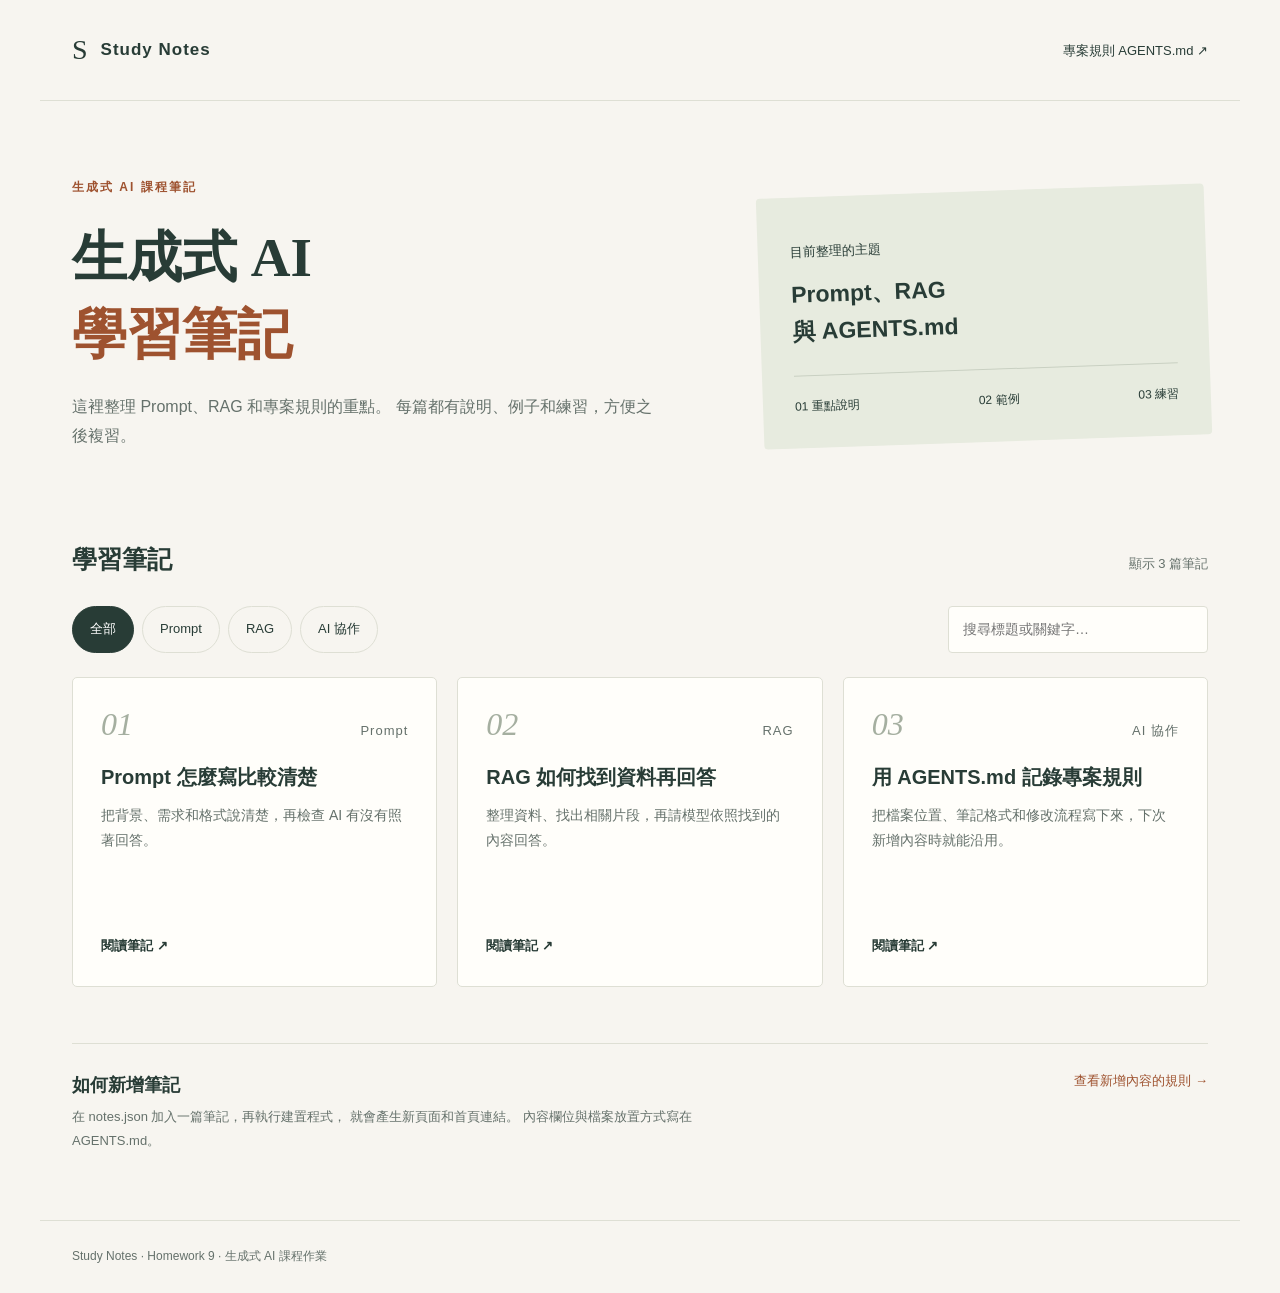
<file: index.html>
<!doctype html>
<html lang="zh-Hant">
  <head>
    <meta charset="utf-8" />
    <meta name="viewport" content="width=device-width, initial-scale=1" />
    <meta name="description" content="整理 Prompt、RAG 和 AGENTS.md 的課程筆記，附上範例與練習。" />

    <title>Study Notes｜生成式 AI 學習筆記</title>

    <link rel="stylesheet" href="assets/style.css" />
  </head>

  <body>
    <a class="skip" href="#main">跳到內容</a>

    <header class="top">
      <a class="brand" href="index.html">
        S
        <span>Study Notes</span>
      </a>

      <a href="AGENTS.md">專案規則 AGENTS.md ↗</a>
    </header>

    <main id="main" class="wrap">
      <section class="hero">
        <div>
          <p class="eyebrow">生成式 AI 課程筆記</p>

          <h1>
            生成式 AI
            <br />
            <em>學習筆記</em>
          </h1>

          <p class="intro">
            這裡整理 Prompt、RAG 和專案規則的重點。 每篇都有說明、例子和練習，方便之後複習。
          </p>
        </div>

        <aside class="hero-side">
          <p>目前整理的主題</p>

          <strong>
            Prompt、RAG
            <br />
            與 AGENTS.md
          </strong>

          <div class="steps">
            <span>01 重點說明</span>
            <span>02 範例</span>
            <span>03 練習</span>
          </div>
        </aside>
      </section>

      <section aria-labelledby="notes-title">
        <div class="section-head">
          <h2 id="notes-title">學習筆記</h2>

          <span id="count" aria-live="polite">顯示 3 篇筆記</span>
        </div>

        <div class="toolbar">
          <!-- prettier-ignore -->
          <div class="filters" aria-label="筆記分類">
            <button type="button" data-filter="全部" aria-pressed="true">
              全部
            </button>
            <button type="button" data-filter="Prompt" aria-pressed="false">
              Prompt
            </button>
            <button type="button" data-filter="RAG" aria-pressed="false">
              RAG
            </button>
            <button type="button" data-filter="AI 協作" aria-pressed="false">
              AI 協作
            </button>
          </div>

          <label>
            <span class="sr">搜尋筆記</span>

            <input id="search" type="search" placeholder="搜尋標題或關鍵字…" />
          </label>
        </div>

        <!-- prettier-ignore -->
        <div class="grid">
          <article class="card" data-category="Prompt">
            <div class="section-head">
              <span class="num">01</span>
              <span class="tag">Prompt</span>
            </div>
            <h3>Prompt 怎麼寫比較清楚</h3>
            <p>把背景、需求和格式說清楚，再檢查 AI 有沒有照著回答。</p>
            <a href="notes/prompt-basics.html">
              閱讀筆記<span class="sr">：Prompt 怎麼寫比較清楚</span>
            </a>
          </article>
          <article class="card" data-category="RAG">
            <div class="section-head">
              <span class="num">02</span>
              <span class="tag">RAG</span>
            </div>
            <h3>RAG 如何找到資料再回答</h3>
            <p>整理資料、找出相關片段，再請模型依照找到的內容回答。</p>
            <a href="notes/rag-workflow.html">
              閱讀筆記<span class="sr">：RAG 如何找到資料再回答</span>
            </a>
          </article>
          <article class="card" data-category="AI 協作">
            <div class="section-head">
              <span class="num">03</span>
              <span class="tag">AI 協作</span>
            </div>
            <h3>用 AGENTS.md 記錄專案規則</h3>
            <p>把檔案位置、筆記格式和修改流程寫下來，下次新增內容時就能沿用。</p>
            <a href="notes/agents-project-rules.html">
              閱讀筆記<span class="sr">：用 AGENTS.md 記錄專案規則</span>
            </a>
          </article>
        </div>

        <p id="empty" class="empty" hidden>找不到符合的筆記，請更換關鍵字或分類。</p>
      </section>

      <section class="rule-box">
        <div>
          <h2>如何新增筆記</h2>

          <p>
            在 notes.json 加入一篇筆記，再執行建置程式， 就會產生新頁面和首頁連結。
            內容欄位與檔案放置方式寫在 AGENTS.md。
          </p>
        </div>

        <a href="AGENTS.md">查看新增內容的規則 →</a>
      </section>
    </main>

    <footer>Study Notes · Homework 9 · 生成式 AI 課程作業</footer>

    <script src="assets/main.js"></script>
  </body>
</html>
</file>
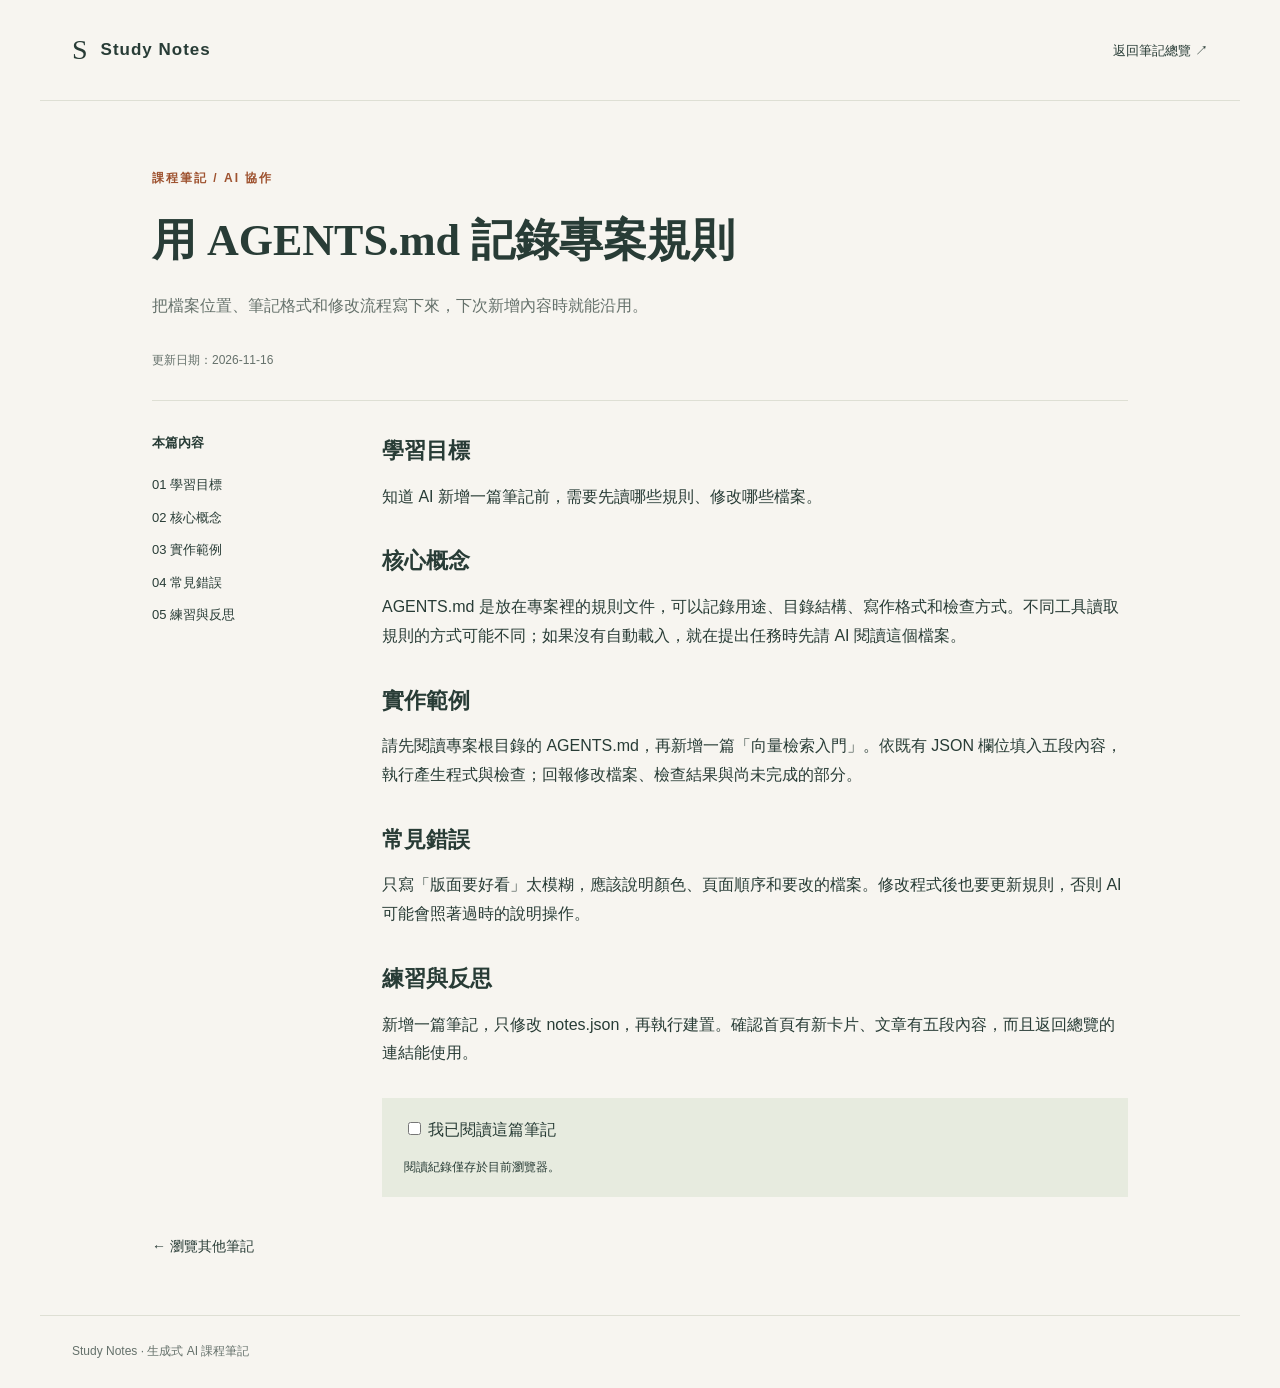
<file: notes/agents-project-rules.html>
<!doctype html>
<html lang="zh-Hant">
  <head>
    <meta charset="utf-8" />
    <meta name="viewport" content="width=device-width, initial-scale=1" />
    <meta name="description" content="把檔案位置、筆記格式和修改流程寫下來，下次新增內容時就能沿用。" />
    <title>用 AGENTS.md 記錄專案規則｜Study Notes</title>
    <link rel="stylesheet" href="../assets/style.css" />
  </head>
  <body>
    <a class="skip" href="#main">跳到內容</a>
    <header class="top">
      <a class="brand" href="../index.html">
        S
        <span>Study Notes</span>
      </a>
      <a href="../index.html">返回筆記總覽 ↗</a>
    </header>
    <main id="main" class="article">
      <p class="eyebrow">課程筆記 / AI 協作</p>
      <h1>用 AGENTS.md 記錄專案規則</h1>
      <p class="intro">把檔案位置、筆記格式和修改流程寫下來，下次新增內容時就能沿用。</p>
      <div class="meta">更新日期：2026-11-16</div>
      <div class="article-layout">
        <nav class="toc" aria-label="文章目錄">
          <strong>本篇內容</strong>
          <a href="#goal">01 學習目標</a>
          <a href="#concepts">02 核心概念</a>
          <a href="#example">03 實作範例</a>
          <a href="#pitfalls">04 常見錯誤</a>
          <a href="#practice">05 練習與反思</a>
        </nav>
        <div>
          <section id="goal">
            <h2>學習目標</h2>
            <p>知道 AI 新增一篇筆記前，需要先讀哪些規則、修改哪些檔案。</p>
          </section>
          <section id="concepts">
            <h2>核心概念</h2>
            <p>AGENTS.md 是放在專案裡的規則文件，可以記錄用途、目錄結構、寫作格式和檢查方式。不同工具讀取規則的方式可能不同；如果沒有自動載入，就在提出任務時先請 AI 閱讀這個檔案。</p>
          </section>
          <section id="example">
            <h2>實作範例</h2>
            <p>請先閱讀專案根目錄的 AGENTS.md，再新增一篇「向量檢索入門」。依既有 JSON 欄位填入五段內容，執行產生程式與檢查；回報修改檔案、檢查結果與尚未完成的部分。</p>
          </section>
          <section id="pitfalls">
            <h2>常見錯誤</h2>
            <p>只寫「版面要好看」太模糊，應該說明顏色、頁面順序和要改的檔案。修改程式後也要更新規則，否則 AI 可能會照著過時的說明操作。</p>
          </section>
          <section id="practice">
            <h2>練習與反思</h2>
            <p>新增一篇筆記，只修改 notes.json，再執行建置。確認首頁有新卡片、文章有五段內容，而且返回總覽的連結能使用。</p>
          </section>
          <div class="reading">
            <label>
              <input type="checkbox" id="read" />
              我已閱讀這篇筆記
            </label>
            <p id="storage-status" aria-live="polite">閱讀紀錄僅存於目前瀏覽器。</p>
          </div>
        </div>
      </div>
      <a class="back" href="../index.html">← 瀏覽其他筆記</a>
    </main>
    <footer>Study Notes · 生成式 AI 課程筆記</footer>
    <script src="../assets/reading.js"></script>
  </body>
</html>
</file>
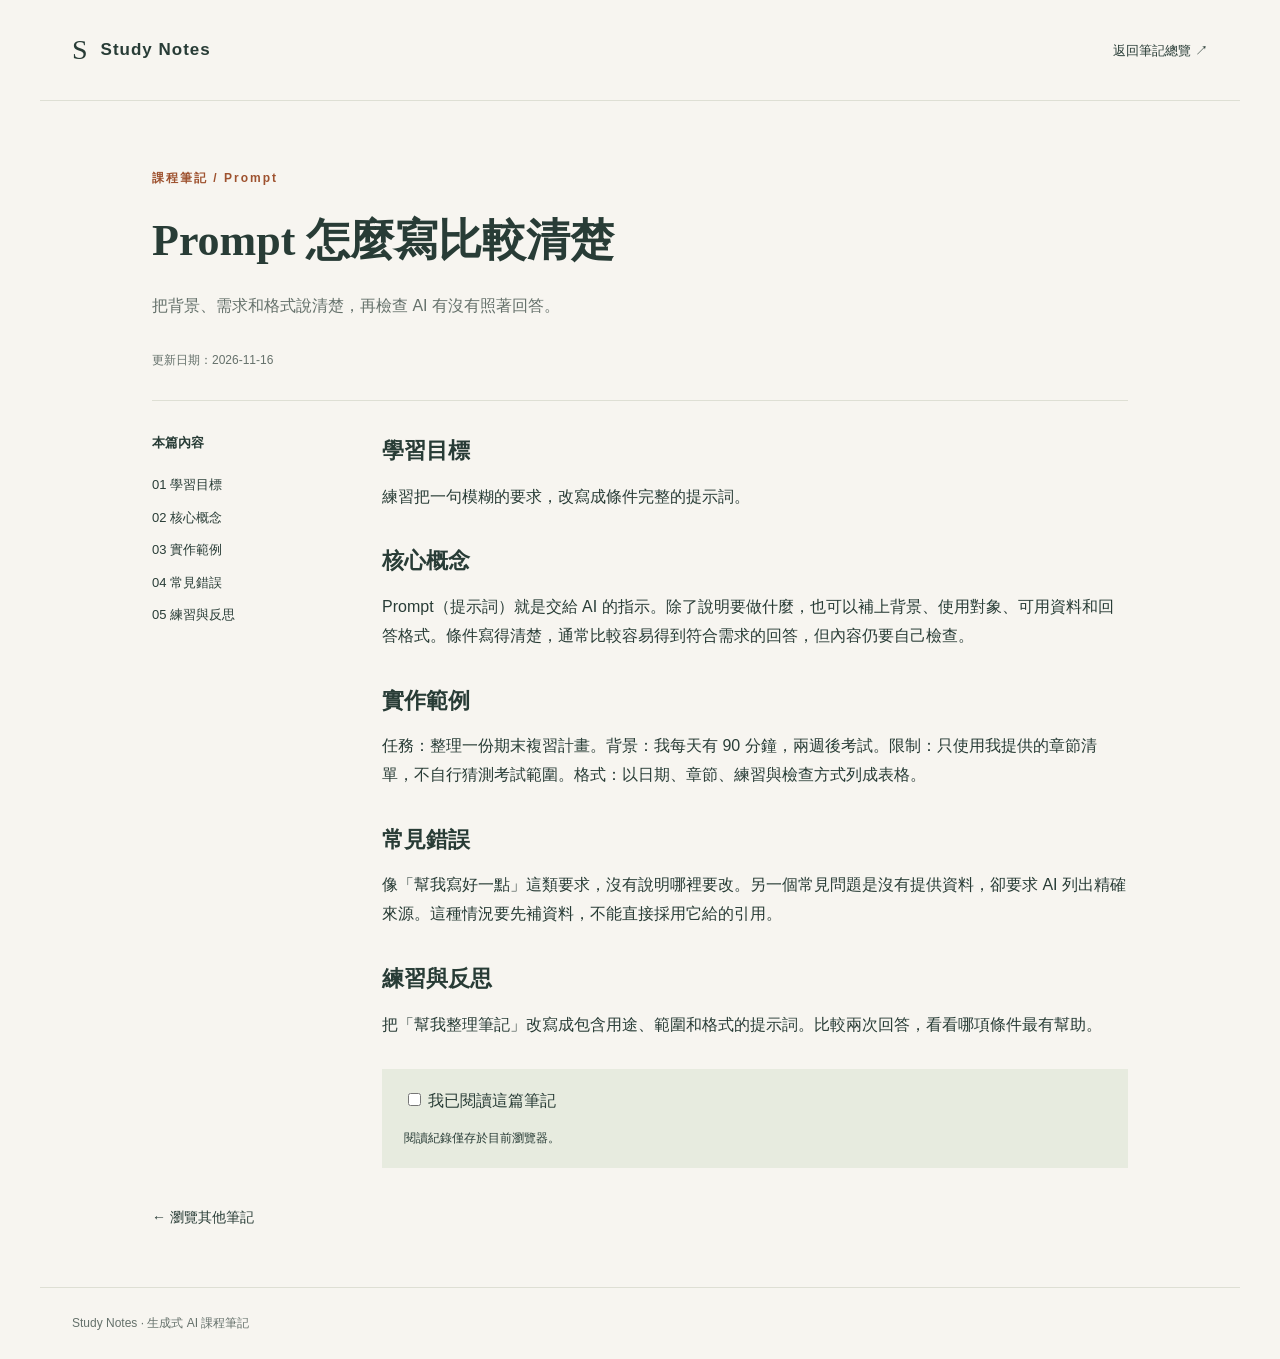
<file: notes/prompt-basics.html>
<!doctype html>
<html lang="zh-Hant">
  <head>
    <meta charset="utf-8" />
    <meta name="viewport" content="width=device-width, initial-scale=1" />
    <meta name="description" content="把背景、需求和格式說清楚，再檢查 AI 有沒有照著回答。" />
    <title>Prompt 怎麼寫比較清楚｜Study Notes</title>
    <link rel="stylesheet" href="../assets/style.css" />
  </head>
  <body>
    <a class="skip" href="#main">跳到內容</a>
    <header class="top">
      <a class="brand" href="../index.html">
        S
        <span>Study Notes</span>
      </a>
      <a href="../index.html">返回筆記總覽 ↗</a>
    </header>
    <main id="main" class="article">
      <p class="eyebrow">課程筆記 / Prompt</p>
      <h1>Prompt 怎麼寫比較清楚</h1>
      <p class="intro">把背景、需求和格式說清楚，再檢查 AI 有沒有照著回答。</p>
      <div class="meta">更新日期：2026-11-16</div>
      <div class="article-layout">
        <nav class="toc" aria-label="文章目錄">
          <strong>本篇內容</strong>
          <a href="#goal">01 學習目標</a>
          <a href="#concepts">02 核心概念</a>
          <a href="#example">03 實作範例</a>
          <a href="#pitfalls">04 常見錯誤</a>
          <a href="#practice">05 練習與反思</a>
        </nav>
        <div>
          <section id="goal">
            <h2>學習目標</h2>
            <p>練習把一句模糊的要求，改寫成條件完整的提示詞。</p>
          </section>
          <section id="concepts">
            <h2>核心概念</h2>
            <p>Prompt（提示詞）就是交給 AI 的指示。除了說明要做什麼，也可以補上背景、使用對象、可用資料和回答格式。條件寫得清楚，通常比較容易得到符合需求的回答，但內容仍要自己檢查。</p>
          </section>
          <section id="example">
            <h2>實作範例</h2>
            <p>任務：整理一份期末複習計畫。背景：我每天有 90 分鐘，兩週後考試。限制：只使用我提供的章節清單，不自行猜測考試範圍。格式：以日期、章節、練習與檢查方式列成表格。</p>
          </section>
          <section id="pitfalls">
            <h2>常見錯誤</h2>
            <p>像「幫我寫好一點」這類要求，沒有說明哪裡要改。另一個常見問題是沒有提供資料，卻要求 AI 列出精確來源。這種情況要先補資料，不能直接採用它給的引用。</p>
          </section>
          <section id="practice">
            <h2>練習與反思</h2>
            <p>把「幫我整理筆記」改寫成包含用途、範圍和格式的提示詞。比較兩次回答，看看哪項條件最有幫助。</p>
          </section>
          <div class="reading">
            <label>
              <input type="checkbox" id="read" />
              我已閱讀這篇筆記
            </label>
            <p id="storage-status" aria-live="polite">閱讀紀錄僅存於目前瀏覽器。</p>
          </div>
        </div>
      </div>
      <a class="back" href="../index.html">← 瀏覽其他筆記</a>
    </main>
    <footer>Study Notes · 生成式 AI 課程筆記</footer>
    <script src="../assets/reading.js"></script>
  </body>
</html>
</file>
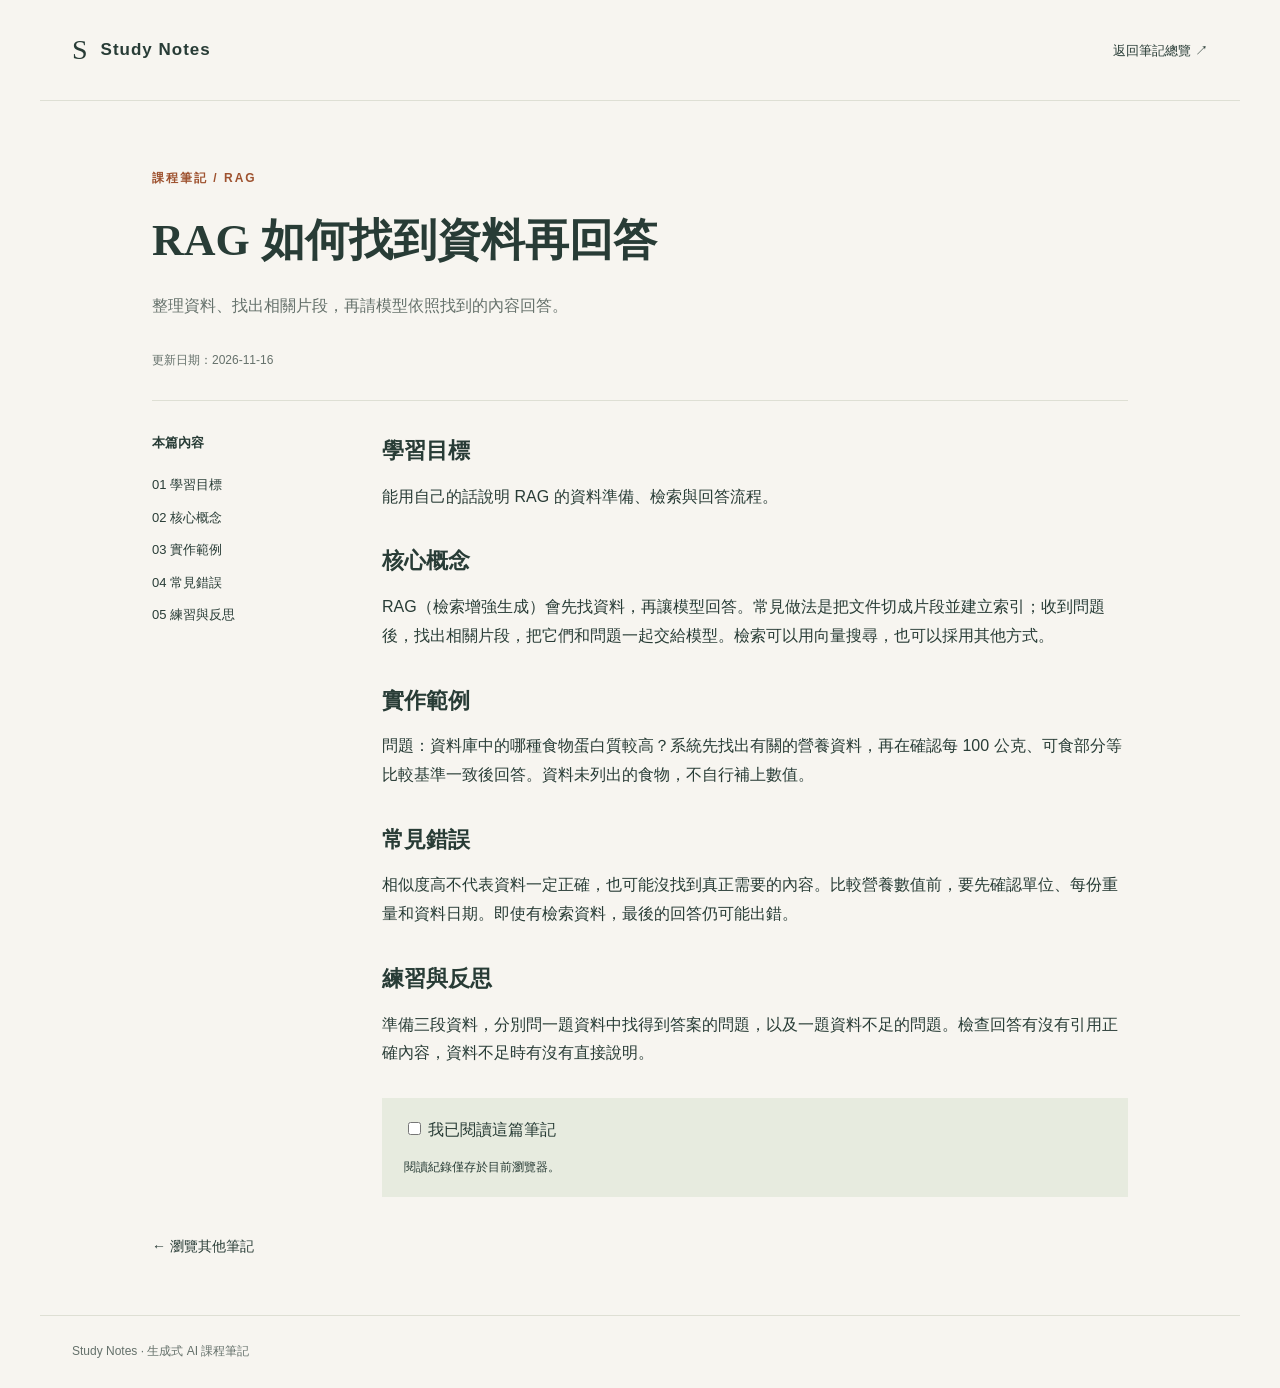
<file: notes/rag-workflow.html>
<!doctype html>
<html lang="zh-Hant">
  <head>
    <meta charset="utf-8" />
    <meta name="viewport" content="width=device-width, initial-scale=1" />
    <meta name="description" content="整理資料、找出相關片段，再請模型依照找到的內容回答。" />
    <title>RAG 如何找到資料再回答｜Study Notes</title>
    <link rel="stylesheet" href="../assets/style.css" />
  </head>
  <body>
    <a class="skip" href="#main">跳到內容</a>
    <header class="top">
      <a class="brand" href="../index.html">
        S
        <span>Study Notes</span>
      </a>
      <a href="../index.html">返回筆記總覽 ↗</a>
    </header>
    <main id="main" class="article">
      <p class="eyebrow">課程筆記 / RAG</p>
      <h1>RAG 如何找到資料再回答</h1>
      <p class="intro">整理資料、找出相關片段，再請模型依照找到的內容回答。</p>
      <div class="meta">更新日期：2026-11-16</div>
      <div class="article-layout">
        <nav class="toc" aria-label="文章目錄">
          <strong>本篇內容</strong>
          <a href="#goal">01 學習目標</a>
          <a href="#concepts">02 核心概念</a>
          <a href="#example">03 實作範例</a>
          <a href="#pitfalls">04 常見錯誤</a>
          <a href="#practice">05 練習與反思</a>
        </nav>
        <div>
          <section id="goal">
            <h2>學習目標</h2>
            <p>能用自己的話說明 RAG 的資料準備、檢索與回答流程。</p>
          </section>
          <section id="concepts">
            <h2>核心概念</h2>
            <p>RAG（檢索增強生成）會先找資料，再讓模型回答。常見做法是把文件切成片段並建立索引；收到問題後，找出相關片段，把它們和問題一起交給模型。檢索可以用向量搜尋，也可以採用其他方式。</p>
          </section>
          <section id="example">
            <h2>實作範例</h2>
            <p>問題：資料庫中的哪種食物蛋白質較高？系統先找出有關的營養資料，再在確認每 100 公克、可食部分等比較基準一致後回答。資料未列出的食物，不自行補上數值。</p>
          </section>
          <section id="pitfalls">
            <h2>常見錯誤</h2>
            <p>相似度高不代表資料一定正確，也可能沒找到真正需要的內容。比較營養數值前，要先確認單位、每份重量和資料日期。即使有檢索資料，最後的回答仍可能出錯。</p>
          </section>
          <section id="practice">
            <h2>練習與反思</h2>
            <p>準備三段資料，分別問一題資料中找得到答案的問題，以及一題資料不足的問題。檢查回答有沒有引用正確內容，資料不足時有沒有直接說明。</p>
          </section>
          <div class="reading">
            <label>
              <input type="checkbox" id="read" />
              我已閱讀這篇筆記
            </label>
            <p id="storage-status" aria-live="polite">閱讀紀錄僅存於目前瀏覽器。</p>
          </div>
        </div>
      </div>
      <a class="back" href="../index.html">← 瀏覽其他筆記</a>
    </main>
    <footer>Study Notes · 生成式 AI 課程筆記</footer>
    <script src="../assets/reading.js"></script>
  </body>
</html>
</file>
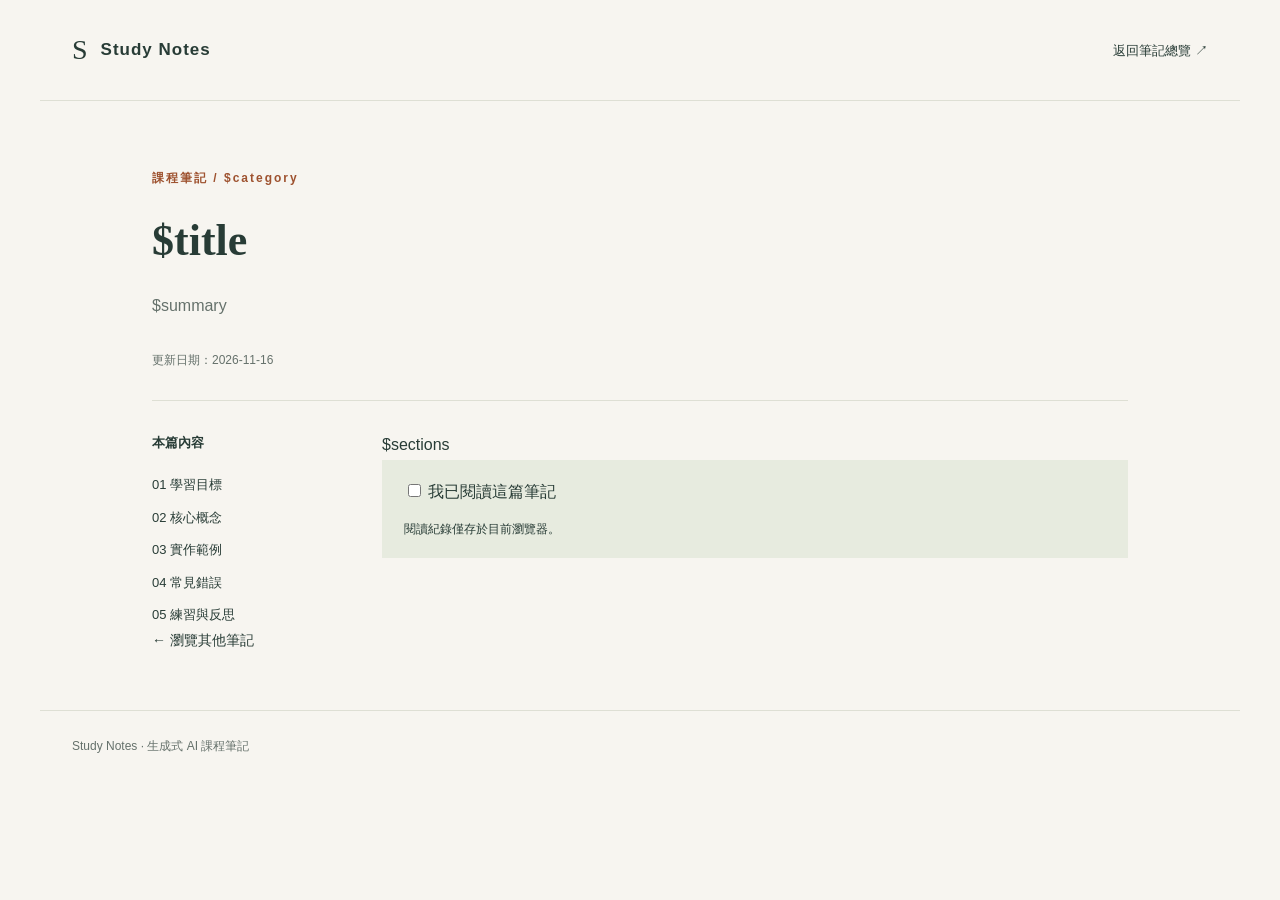
<file: templates/note.html>
<!doctype html>
<html lang="zh-Hant">
  <head>
    <meta charset="utf-8" />
    <meta name="viewport" content="width=device-width, initial-scale=1" />
    <meta name="description" content="$summary" />
    <title>$title｜Study Notes</title>
    <link rel="stylesheet" href="../assets/style.css" />
  </head>
  <body>
    <a class="skip" href="#main">跳到內容</a>
    <header class="top">
      <a class="brand" href="../index.html">
        S
        <span>Study Notes</span>
      </a>
      <a href="../index.html">返回筆記總覽 ↗</a>
    </header>
    <main id="main" class="article">
      <p class="eyebrow">課程筆記 / $category</p>
      <h1>$title</h1>
      <p class="intro">$summary</p>
      <div class="meta">更新日期：2026-11-16</div>
      <div class="article-layout">
        <nav class="toc" aria-label="文章目錄">
          <strong>本篇內容</strong>
          <a href="#goal">01 學習目標</a>
          <a href="#concepts">02 核心概念</a>
          <a href="#example">03 實作範例</a>
          <a href="#pitfalls">04 常見錯誤</a>
          <a href="#practice">05 練習與反思</a>
        </nav>
        <div>
          $sections
          <div class="reading">
            <label>
              <input type="checkbox" id="read" />
              我已閱讀這篇筆記
            </label>
            <p id="storage-status" aria-live="polite">閱讀紀錄僅存於目前瀏覽器。</p>
          </div>
        </div>
      </div>
      <a class="back" href="../index.html">← 瀏覽其他筆記</a>
    </main>
    <footer>Study Notes · 生成式 AI 課程筆記</footer>
    <script src="../assets/reading.js"></script>
  </body>
</html>
</file>
<file: assets/style.css>
:root {
  --bg: #f7f5f0;
  --paper: #fffefa;
  --ink: #283c36;
  --muted: #65716b;
  --accent: #9e522f;
  --line: #dedfd4;
}
* {
  box-sizing: border-box;
}
html {
  scroll-behavior: smooth;
}
body {
  margin: 0;
  background: var(--bg);
  color: var(--ink);
  font-family: "Noto Sans TC", "Microsoft JhengHei", sans-serif;
  line-height: 1.8;
}
a {
  color: inherit;
  text-decoration: none;
}
a:hover {
  text-decoration: underline;
}
a:focus-visible,
button:focus-visible,
input:focus-visible {
  outline: 3px solid var(--accent);
  outline-offset: 4px;
}
.skip {
  position: absolute;
  left: 16px;
  top: -100px;
}
.skip:focus {
  top: 8px;
  background: white;
  z-index: 10;
}
.top {
  max-width: 1200px;
  margin: auto;
  padding: 25px 32px;
  border-bottom: 1px solid var(--line);
  display: flex;
  justify-content: space-between;
  align-items: center;
  gap: 20px;
}
.brand {
  font-family: Georgia, serif;
  font-size: 28px;
  display: flex;
  align-items: center;
  gap: 13px;
}
.brand > span {
  font-family: Arial, sans-serif;
  font-size: 17px;
  font-weight: 700;
  letter-spacing: 1px;
}
.top > a:last-child {
  font-size: 13px;
}
.wrap {
  max-width: 1200px;
  margin: auto;
  padding: 64px 32px;
}
.hero {
  display: grid;
  grid-template-columns: 1.4fr 1fr;
  align-items: center;
  gap: 60px;
  margin-bottom: 70px;
}
.eyebrow {
  font-size: 12px;
  font-weight: 700;
  letter-spacing: 2px;
  color: var(--accent);
}
h1 {
  font-family: "Noto Serif CJK TC", Georgia, serif;
  font-size: clamp(32px, 4.4vw, 55px);
  line-height: 1.4;
  margin: 20px 0;
}
h1 em {
  font-style: normal;
  color: var(--accent);
}
.intro {
  font-size: 16px;
  max-width: 580px;
  color: var(--muted);
}
.hero-side {
  background: #e7ebdf;
  border-radius: 4px;
  padding: 30px 32px;
  transform: rotate(-2deg);
}
.hero-side p {
  font-size: 13px;
}
.hero-side strong {
  font-size: 23px;
  line-height: 1.6;
}
.steps {
  display: flex;
  justify-content: space-between;
  border-top: 1px solid #c9d0c2;
  padding-top: 20px;
  margin-top: 25px;
  font-size: 12px;
}
.section-head {
  display: flex;
  align-items: baseline;
  justify-content: space-between;
  gap: 15px;
}
.section-head h2 {
  font-size: 25px;
  margin: 0;
}
.section-head span {
  font-size: 13px;
  color: var(--muted);
}
.toolbar {
  display: flex;
  justify-content: space-between;
  gap: 18px;
  margin: 24px 0;
}
.filters {
  display: flex;
  gap: 8px;
  flex-wrap: wrap;
}
button {
  cursor: pointer;
  border: 1px solid var(--line);
  background: transparent;
  color: var(--ink);
  font: inherit;
  font-size: 13px;
  padding: 7px 17px;
  border-radius: 30px;
}
button[aria-pressed="true"] {
  background: var(--ink);
  color: white;
  border-color: var(--ink);
}
input[type="search"] {
  font: inherit;
  font-size: 14px;
  border: 1px solid var(--line);
  border-radius: 4px;
  padding: 10px 14px;
  background: var(--paper);
  width: 260px;
  max-width: 100%;
}
.grid {
  display: grid;
  grid-template-columns: repeat(3, minmax(0, 1fr));
  gap: 20px;
}
.card {
  background: var(--paper);
  border: 1px solid var(--line);
  border-radius: 5px;
  padding: 28px;
  display: flex;
  flex-direction: column;
  min-height: 310px;
}
.card .num {
  font:
    italic 32px Georgia,
    serif;
  color: #a5afa0;
}
.tag {
  font-size: 11px;
  color: var(--accent);
  letter-spacing: 1px;
}
.card h3 {
  font-size: 20px;
  line-height: 1.6;
  margin: 18px 0 10px;
}
.card p {
  font-size: 14px;
  color: var(--muted);
  margin: 0 0 25px;
}
.card a {
  font-size: 13px;
  font-weight: bold;
  margin-top: auto;
}
.card a::after {
  content: " ↗";
}
.card[hidden] {
  display: none;
}
.empty {
  padding: 30px;
  border: 1px dashed var(--line);
}
.rule-box {
  margin-top: 56px;
  display: flex;
  justify-content: space-between;
  gap: 25px;
  border-top: 1px solid var(--line);
  padding-top: 25px;
}
.rule-box h2 {
  font-size: 18px;
  margin: 0;
}
.rule-box p {
  font-size: 13px;
  color: var(--muted);
  max-width: 620px;
  margin: 4px 0;
}
.rule-box a {
  font-size: 13px;
  color: var(--accent);
  white-space: nowrap;
}
footer {
  max-width: 1200px;
  margin: auto;
  padding: 25px 32px;
  border-top: 1px solid var(--line);
  font-size: 12px;
  color: var(--muted);
}
.article {
  max-width: 1040px;
  margin: auto;
  padding: 55px 32px;
}
.article h1 {
  font-size: clamp(30px, 4vw, 44px);
}
.meta {
  font-size: 12px;
  color: var(--muted);
  padding: 14px 0 28px;
}
.article-layout {
  display: grid;
  grid-template-columns: 180px minmax(0, 1fr);
  gap: 50px;
  border-top: 1px solid var(--line);
  padding-top: 30px;
}
.toc {
  font-size: 13px;
  display: flex;
  flex-direction: column;
  gap: 9px;
}
.toc strong {
  margin-bottom: 10px;
}
.article section {
  scroll-margin-top: 24px;
  margin-bottom: 30px;
}
.article section h2 {
  font-size: 22px;
  margin: 0 0 12px;
}
.article section p {
  margin: 0;
  white-space: pre-line;
}
.reading {
  background: #e7ebdf;
  padding: 18px 22px;
  margin-bottom: 35px;
}
.reading p {
  font-size: 12px;
  margin-bottom: 0;
}
.back {
  font-size: 14px;
}
@media (max-width: 760px) {
  .wrap,
  .article {
    padding: 35px 20px;
  }
  .top,
  footer {
    padding: 20px;
  }
  .hero {
    grid-template-columns: 1fr;
    gap: 25px;
    margin-bottom: 45px;
  }
  .hero-side {
    transform: none;
  }
  .grid {
    grid-template-columns: 1fr;
  }
  .toolbar,
  .rule-box {
    flex-direction: column;
  }
  .toolbar input {
    width: 100%;
  }
  .article-layout {
    grid-template-columns: 1fr;
    gap: 25px;
  }
  .toc {
    border-bottom: 1px solid var(--line);
    padding-bottom: 22px;
  }
  .card {
    min-height: 260px;
  }
  .section-head {
    align-items: flex-start;
  }
  .top > a:last-child {
    font-size: 11px;
  }
}
@media (prefers-reduced-motion: reduce) {
  html {
    scroll-behavior: auto;
  }
}
.sr {
  position: absolute;
  width: 1px;
  height: 1px;
  padding: 0;
  margin: -1px;
  overflow: hidden;
  clip: rect(0, 0, 0, 0);
  white-space: nowrap;
  border: 0;
}
</file>
